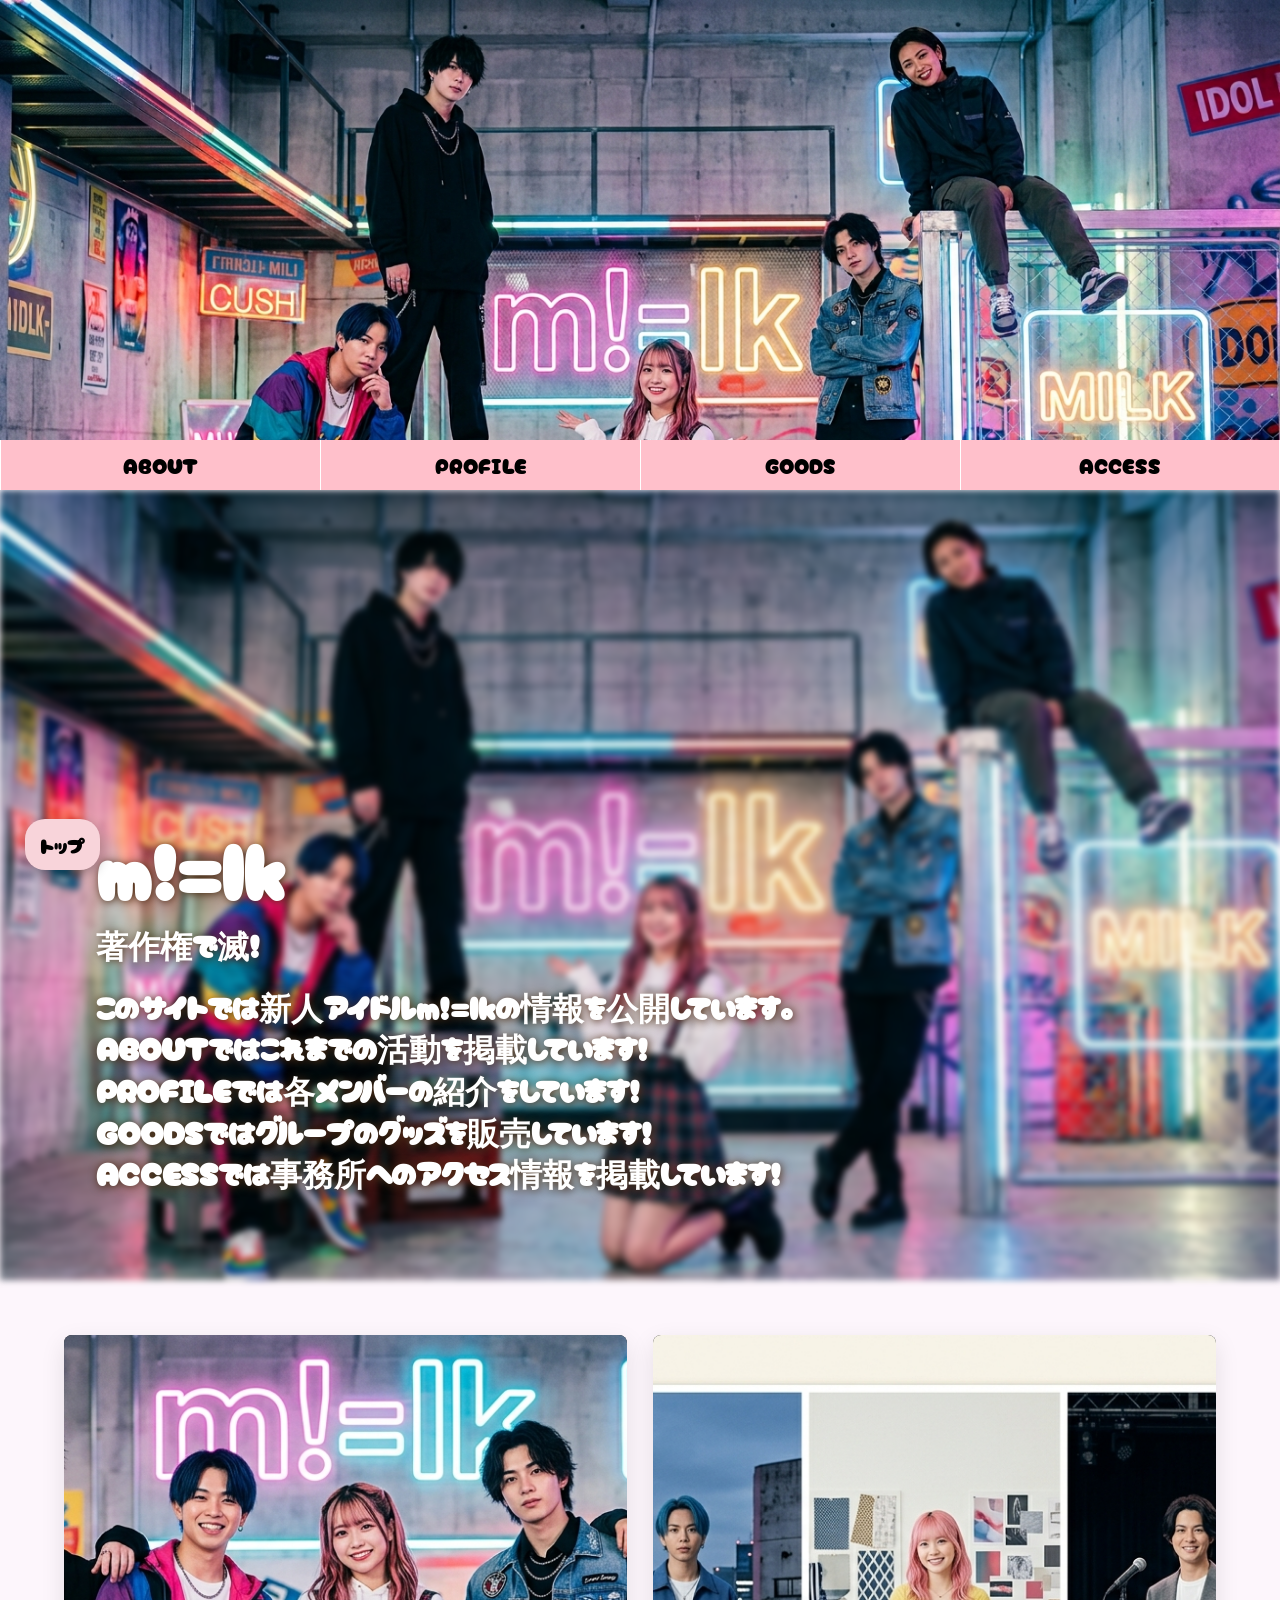
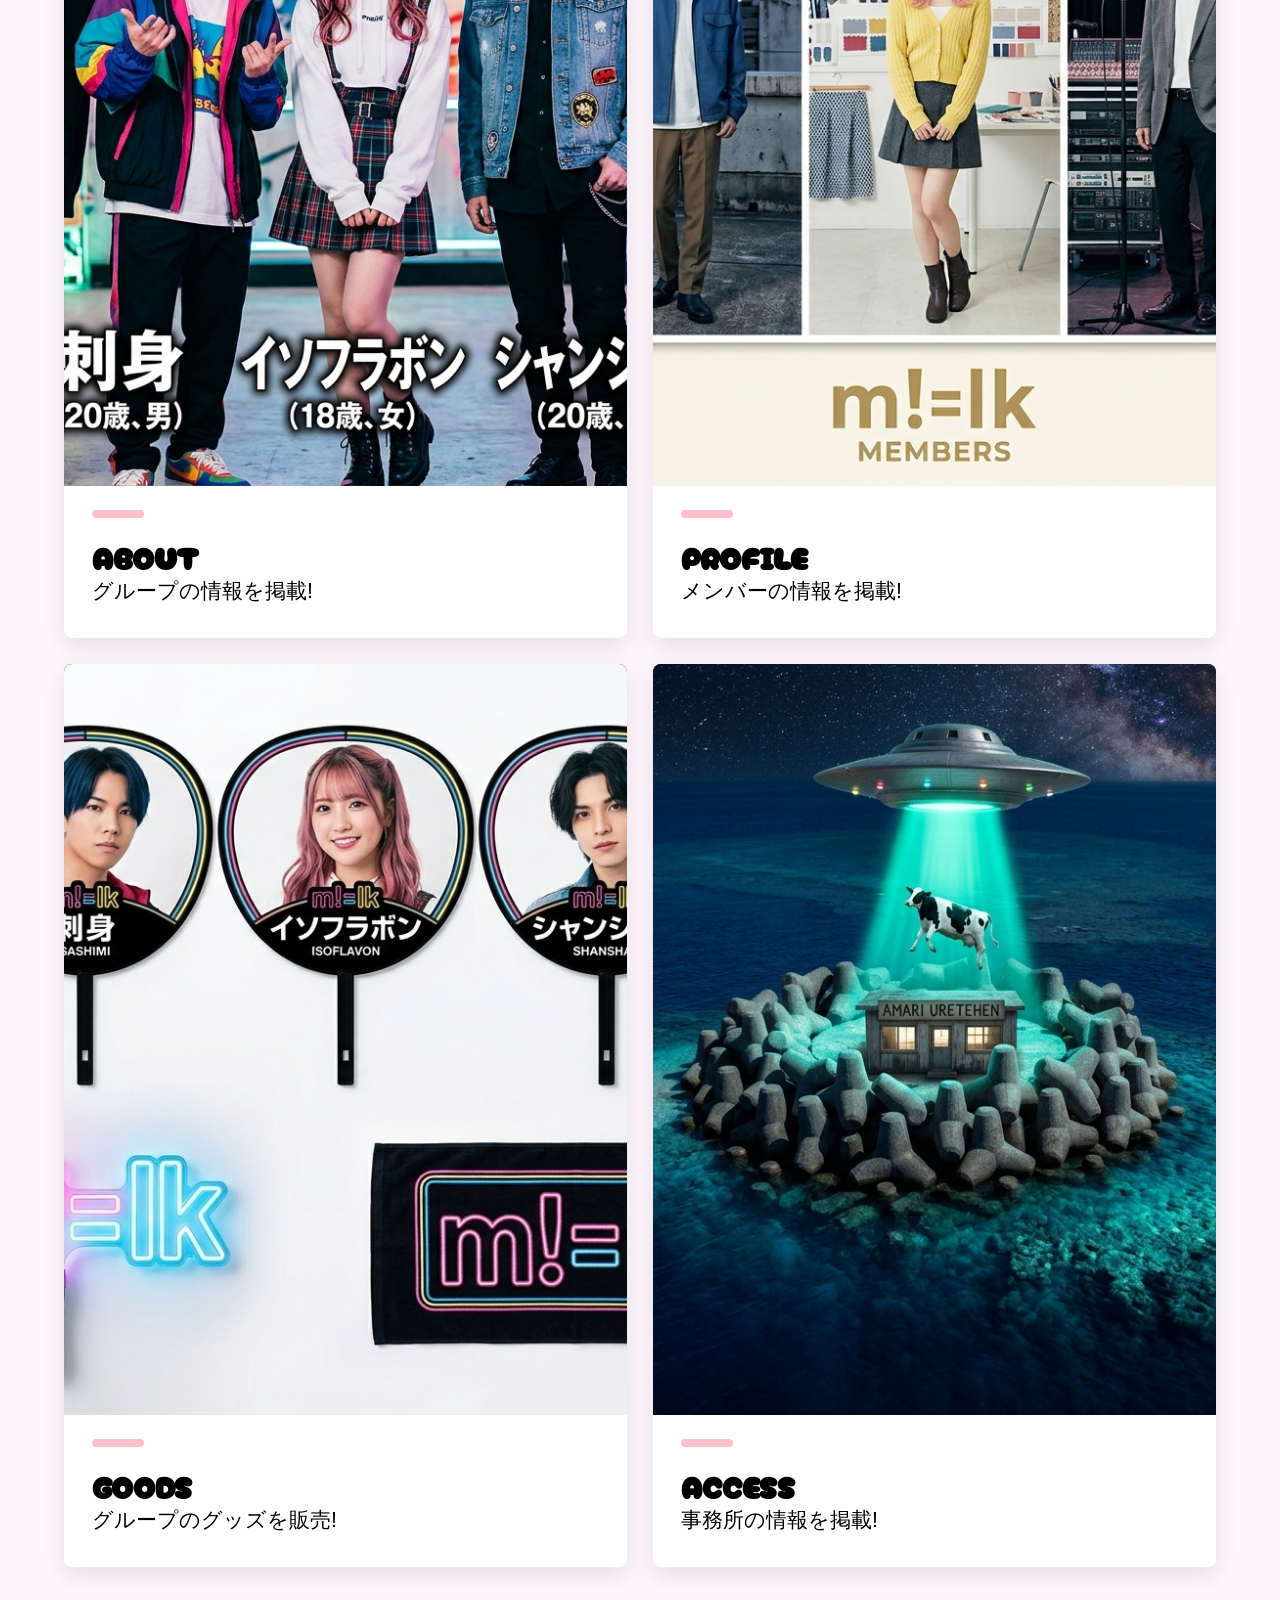
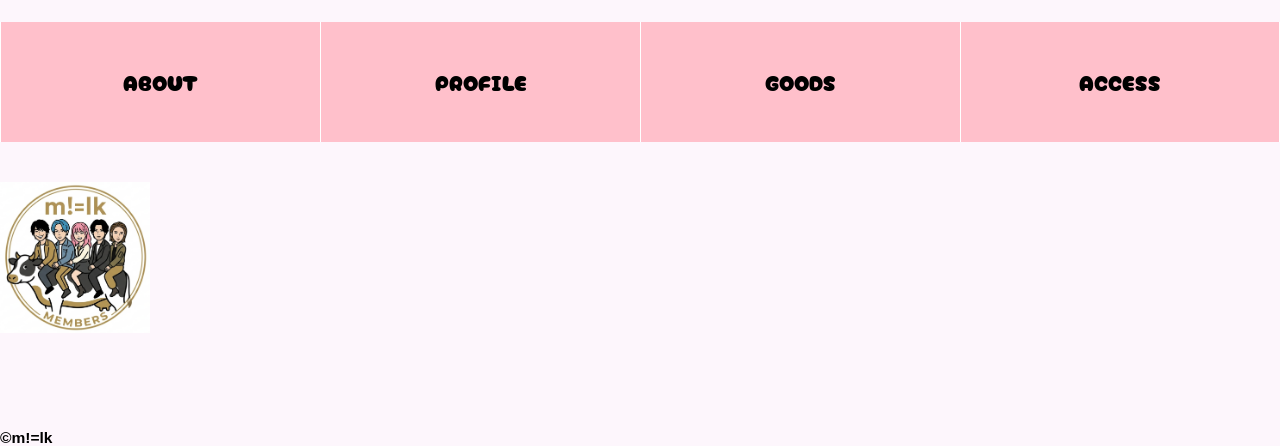
<file: index.html>
<!DOCTYPE html>
<html>
    <head>
        <meta charset="UTF-8">
        <title>m!=lk非公式HP</title>
        <meta name="description" content="m!=lk非公式HP">
        <meta name="viewport" content="width=device-width">
        <script src="https://ajax.googleapis.com/ajax/libs/jquery/1.11.0/jquery.min.js"></script>
        <script src="js/index.js"></script>
        <link href="css/index.css" rel="stylesheet">
        <link rel="preconnect" href="https://fonts.googleapis.com">
        <link rel="preconnect" href="https://fonts.gstatic.com" crossorigin>
        <link href="https://fonts.googleapis.com/css2?family=Cherry+Bomb+One&display=swap" rel="stylesheet">    
    </head>
    <body>
        <header class="header">
            <div class="header-inner">
                <div class="slide">
                    <ul>
                        <li>
                            <a class="header-logo" href="index.html">
                                <img src="images/for_index.png" alt="ロゴ">
                            </a>
                        </li>
                        <li>
                            <a class="header-logo" href="about.html">
                                <img src="images/for_about1.png" alt="ロゴ">
                            </a>
                        </li>
                        <li>
                            <a class="header-logo" href="profile.html">
                                <img src="images/profile_new.png" alt="ロゴ">
                            </a>
                        </li>
                        <li>
                            <a class="header-logo" href="goods.html">
                                <img src="images/for_goods1.png" alt="ロゴ">
                            </a>
                        </li>
                        <li>
                            <a class="header-logo" href="access.html">
                                <img src="images/事務所.png" alt="ロゴ">
                            </a>
                        </li>
                    </ul>
                </div>
                
                <nav class="site-menu">
                    <ul>
                        <li><a href="about.html">ABOUT</a></li>
                        <li><a href="profile.html">PROFILE</a></li>
                        <li><a href="goods.html">GOODS</a></li>
                        <li><a href="access.html">ACCESS</a></li>
                    </ul>
                </nav>
                <button class="toggle-menu-button"></button>
            </div>
        </header>
        <div class="cover"></div>
        <main class="main">
            <nav class="floating">
                <ul>
                    <li><a href="#">トップ</a></li>
                </ul>
            </nav>
            <div class="first-view">
                <div class="first-view-text">
                    <h1>m!=lk</h1>
                    <p>著作権で滅!</p>
                    <p>このサイトでは新人アイドルm!=lkの情報を公開しています。<br>
                        ABOUTではこれまでの活動を掲載しています!<br>
                        PROFILEでは各メンバーの紹介をしています!<br>
                        GOODSではグループのグッズを販売しています!<br>
                        ACCESSでは事務所へのアクセス情報を掲載しています!
                    </p>
                </div>
            </div>
            <section class="page-list">
                <article class="page-card">
                    <a href="about.html">
                        <div class="page-photo">
                            <img src="images/for_about1.png" alt="about">
                        </div>
                        <div class="page-color"></div>
                        <h2>ABOUT</h2>
                        <p>
                            グループの情報を掲載!
                        </p>
                    </a>
                </article>

                <article class="page-card">
                    <a href="profile.html">
                        <div class="page-photo">
                            <img src="images/profile_new.png" alt="profile">
                        </div>
                        <div class="page-color"></div>
                        <h2>PROFILE</h2>
                        <p>
                            メンバーの情報を掲載!
                        </p>
                    </a>
                </article>

                <article class="page-card">
                    <a href="goods.html">
                        <div class="page-photo">
                            <img src="images/for_goods1.png" alt="goods">
                        </div>
                        <div class="page-color"></div>
                        <h2>GOODS</h2>
                        <p>
                            グループのグッズを販売!
                        </p>
                    </a>
                </article>

                <article class="page-card">
                    <a href="access.html">
                        <div class="page-photo">
                            <img src="images/事務所.png" alt="事務所">
                        </div>
                        <div class="page-color"></div>
                        <h2>ACCESS</h2>
                        <p>
                            事務所の情報を掲載!
                        </p>
                    </a>
                </article>
            </section>
        </main>
        <footer class="footer">
            <nav class="site-menu">
                <ul>
                    <li><a href="about.html">ABOUT</a></li>
                    <li><a href="profile.html">PROFILE</a></li>
                    <li><a href="goods.html">GOODS</a></li>
                    <li><a href="access.html">ACCESS</a></li>
                </ul>
            </nav>
            <a class="footer-logo" href="index.html">
                <img src="images/logo.png" alt="ロゴ">
            </a>
            <p class="copyright"><small>&copy;m!=lk</small></p>
        </footer>
    </body>
</html>
</file>
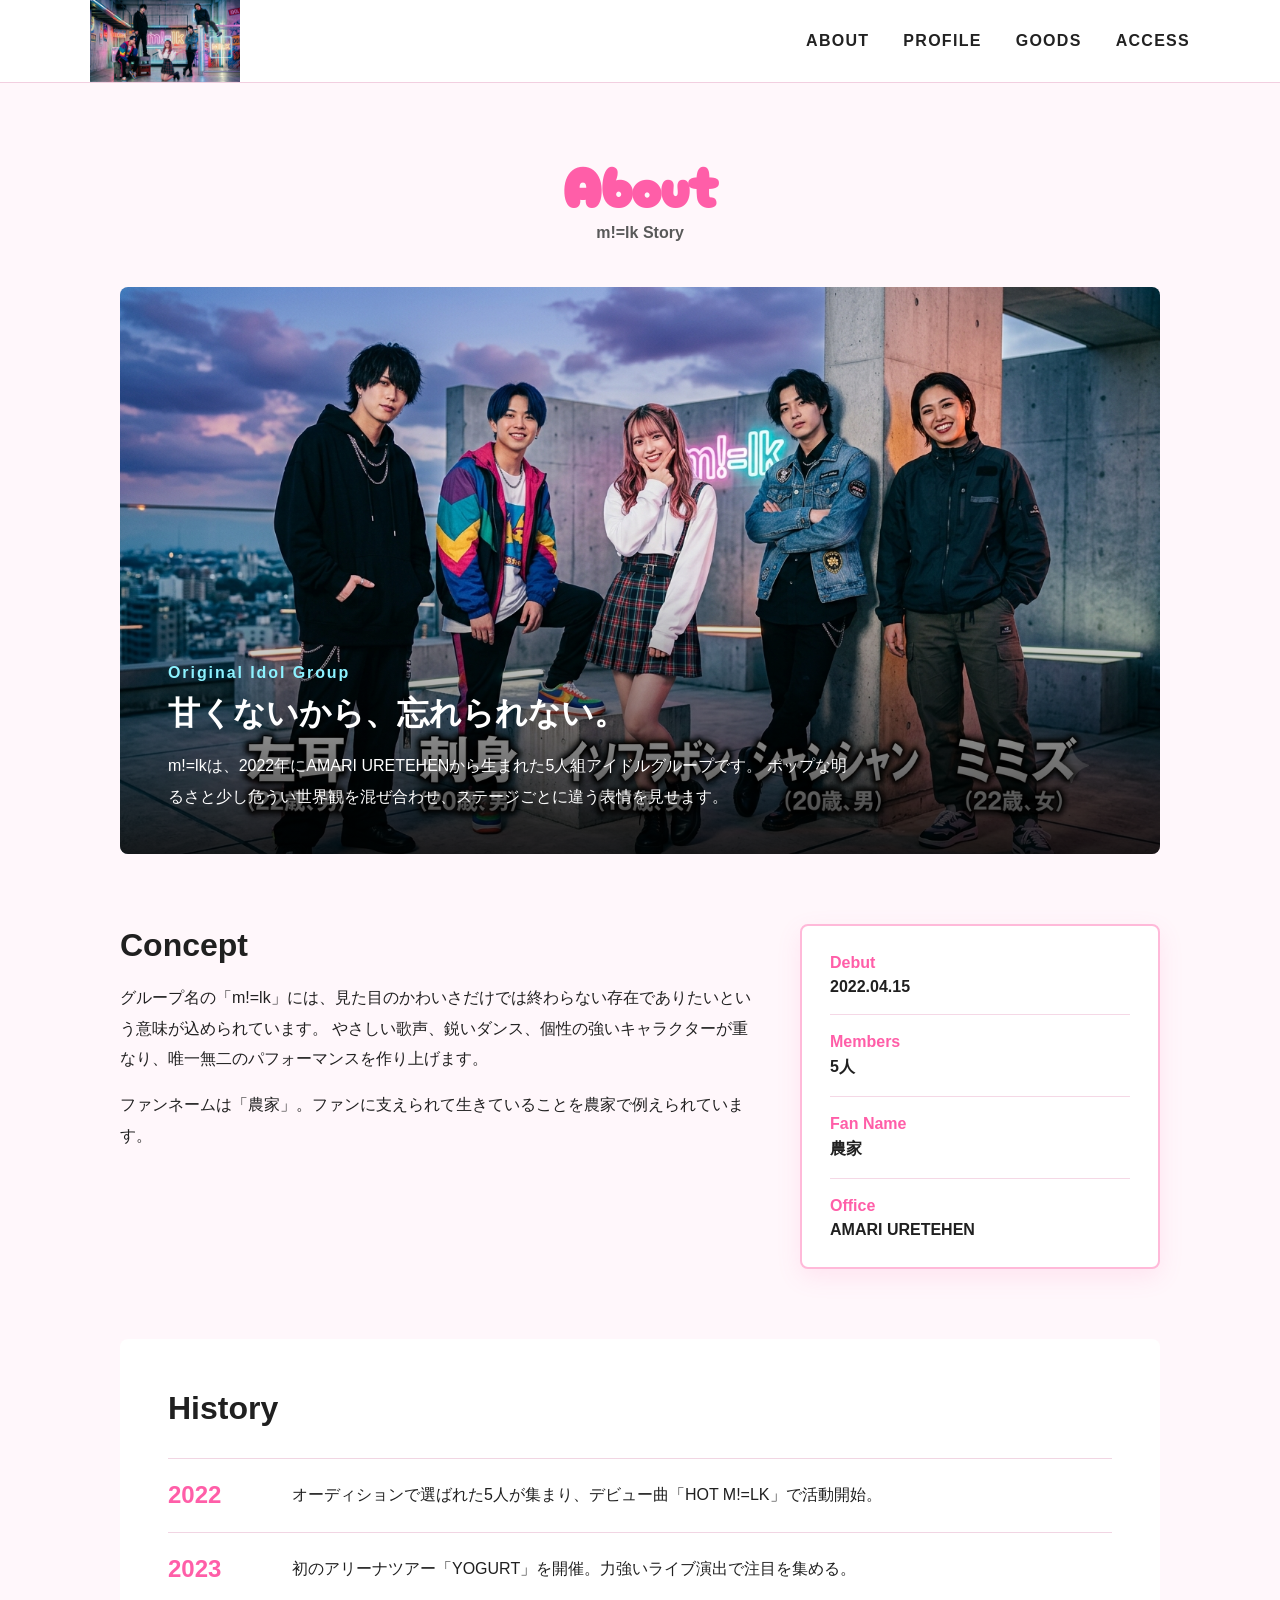
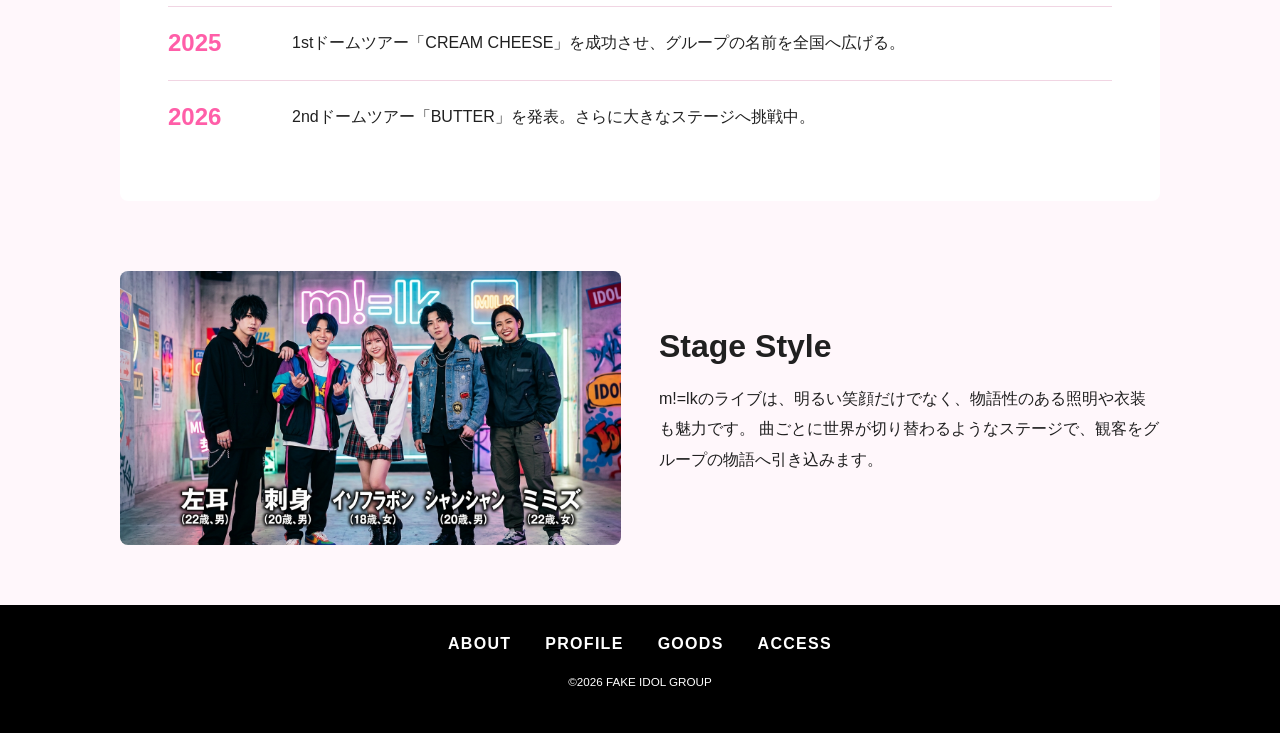
<file: about.html>
<!DOCTYPE html>
<html lang="ja">
<head>
    <meta charset="UTF-8">
    <title>ABOUT | m!=lk</title>
    <meta name="description" content="オリジナルアイドルグループ m!=lk の成り立ちと活動コンセプトを紹介します。">
    <meta name="viewport" content="width=device-width">

    <script src="https://ajax.googleapis.com/ajax/libs/jquery/1.11.0/jquery.min.js"></script>
    <script src="js/script.js"></script>

    <link href="css/common.css" rel="stylesheet">
    <link href="css/about.css" rel="stylesheet">

    <link rel="preconnect" href="https://fonts.googleapis.com">
    <link rel="preconnect" href="https://fonts.gstatic.com" crossorigin>
    <link href="https://fonts.googleapis.com/css2?family=Cherry+Bomb+One&display=swap" rel="stylesheet">
</head>

<body>

<header class="header">
    <div class="header-inner">
        <a class="header-logo" href="index.html">
            <img src="images/for_index.png" alt="m!=lk ロゴ">
        </a>

        <button class="toggle-menu-button" aria-label="メニュー"></button>

        <div class="header-site-menu">
            <nav class="site-menu">
                <ul>
                    <li><a href="about.html">ABOUT</a></li>
                    <li><a href="profile.html">PROFILE</a></li>
                    <li><a href="goods.html">GOODS</a></li>
                    <li><a href="access.html">ACCESS</a></li>
                </ul>
            </nav>
        </div>
    </div>
</header>

<main class="main">
    <div class="title">
        <h1>About</h1>
        <p>m!=lk Story</p>
    </div>

    <section class="about-hero">
        <img src="images/for_about2.png" alt="屋上に立つm!=lkのメンバー">
        <div class="about-hero-text">
            <p class="label">Original Idol Group</p>
            <h2>甘くないから、忘れられない。</h2>
            <p>
                m!=lkは、2022年にAMARI URETEHENから生まれた5人組アイドルグループです。
                ポップな明るさと少し危うい世界観を混ぜ合わせ、ステージごとに違う表情を見せます。
            </p>
        </div>
    </section>

    <section class="concept">
        <div class="concept-text">
            <h2>Concept</h2>
            <p>
                グループ名の「m!=lk」には、見た目のかわいさだけでは終わらない存在でありたいという意味が込められています。
                やさしい歌声、鋭いダンス、個性の強いキャラクターが重なり、唯一無二のパフォーマンスを作り上げます。
            </p>
            <p>
                ファンネームは「農家」。ファンに支えられて生きていることを農家で例えられています。
            </p>
        </div>

        <div class="concept-card">
            <dl>
                <div>
                    <dt>Debut</dt>
                    <dd>2022.04.15</dd>
                </div>
                <div>
                    <dt>Members</dt>
                    <dd>5人</dd>
                </div>
                <div>
                    <dt>Fan Name</dt>
                    <dd>農家</dd>
                </div>
                <div>
                    <dt>Office</dt>
                    <dd>AMARI URETEHEN</dd>
                </div>
            </dl>
        </div>
    </section>

    <section class="history">
        <h2>History</h2>

        <ol>
            <li>
                <span>2022</span>
                <p>オーディションで選ばれた5人が集まり、デビュー曲「HOT M!=LK」で活動開始。</p>
            </li>
            <li>
                <span>2023</span>
                <p>初のアリーナツアー「YOGURT」を開催。力強いライブ演出で注目を集める。</p>
            </li>
            <li>
                <span>2025</span>
                <p>1stドームツアー「CREAM CHEESE」を成功させ、グループの名前を全国へ広げる。</p>
            </li>
            <li>
                <span>2026</span>
                <p>2ndドームツアー「BUTTER」を発表。さらに大きなステージへ挑戦中。</p>
            </li>
        </ol>
    </section>

    <section class="message">
        <img src="images/for_about1.png" alt="ネオンの前に並ぶm!=lkのメンバー">
        <div>
            <h2>Stage Style</h2>
            <p>
                m!=lkのライブは、明るい笑顔だけでなく、物語性のある照明や衣装も魅力です。
                曲ごとに世界が切り替わるようなステージで、観客をグループの物語へ引き込みます。
            </p>
        </div>
    </section>
</main>

<footer class="footer">
    <nav class="site-menu">
        <ul>
            <li><a href="about.html">ABOUT</a></li>
            <li><a href="profile.html">PROFILE</a></li>
            <li><a href="goods.html">GOODS</a></li>
            <li><a href="access.html">ACCESS</a></li>
        </ul>
    </nav>

    <p class="copyright">
        <small><a href="fiction.html">&copy;2026 FAKE IDOL GROUP</a></small>
    </p>
</footer>

</body>
</html>
</file>
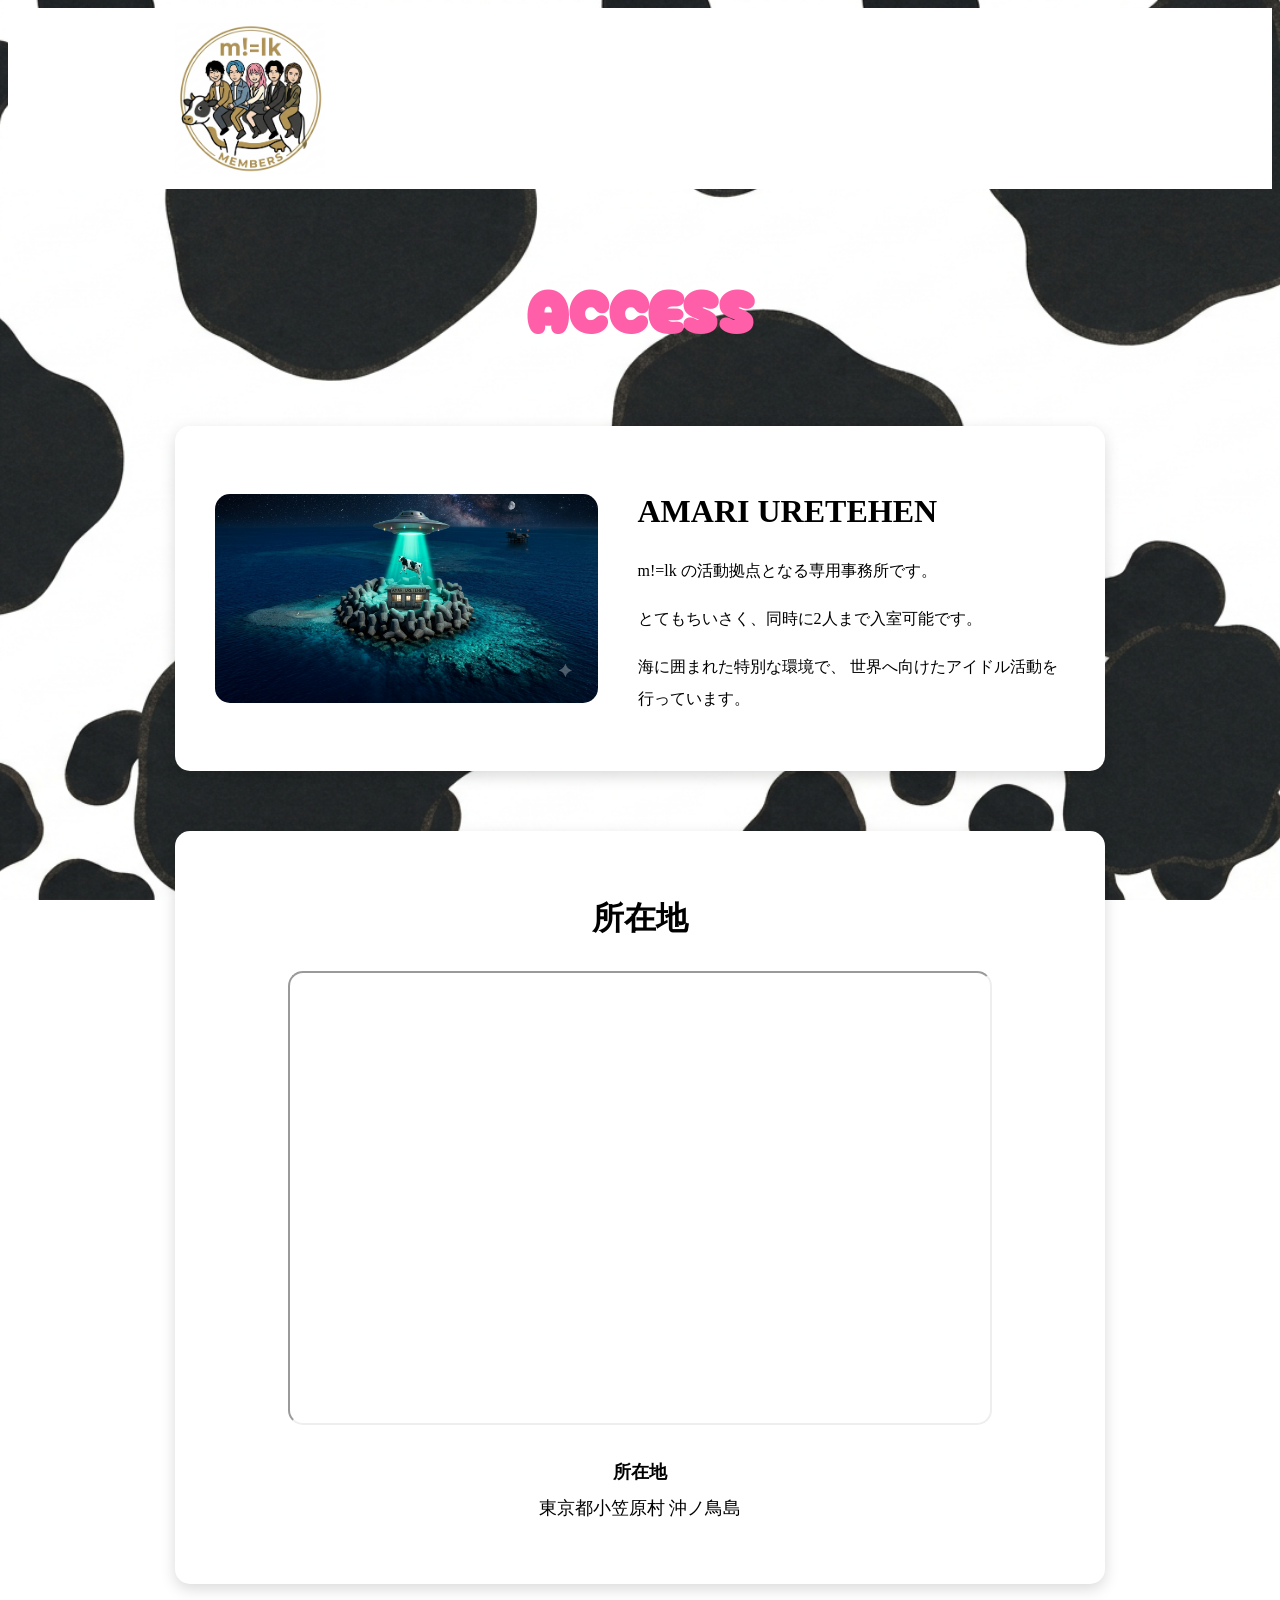
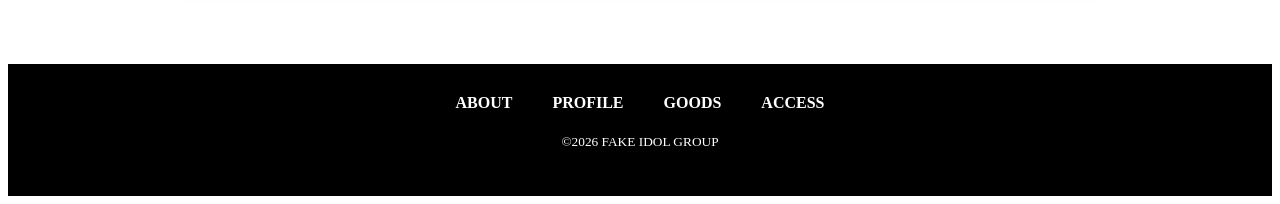
<file: access.html>
<!DOCTYPE html>
<html lang="ja">

<head>
    <meta charset="UTF-8">
    <title>ACCESS | AMARI URETEHEN</title>
    <meta name="description" content="Star Shine Entertainmentへのアクセス">
    <meta name="viewport" content="width=device-width">

    <script src="https://ajax.googleapis.com/ajax/libs/jquery/1.11.0/jquery.min.js"></script>
    <script src="js/script.js"></script>

    <link href="css/access.css" rel="stylesheet">

    <link rel="preconnect" href="https://fonts.googleapis.com">
    <link rel="preconnect" href="https://fonts.gstatic.com" crossorigin>
    <link href="https://fonts.googleapis.com/css2?family=Cherry+Bomb+One&display=swap" rel="stylesheet">

</head>


<body>


<header class="header">

    <div class="header-inner">

        <a class="header-logo" href="cow.html">
            <img src="images/logo.png" alt="m!=lk ロゴ">
        </a>

    </div>

</header>



<main>


<section class="title">
    <h1>ACCESS</h1>
</section>



<section class="access">


<div class="office">


    <img src="images/office.png" alt="AMARI URETEHEN">


    <div class="office-text">

        <h2>AMARI URETEHEN</h2>

        <p>
            m!=lk の活動拠点となる専用事務所です。
        </p>

        <p>
            とてもちいさく、同時に2人まで入室可能です。
        </p>

        <p>
            海に囲まれた特別な環境で、
            世界へ向けたアイドル活動を行っています。
        </p>

    </div>


</div>





<div class="map">


<h2>所在地</h2>


<iframe 
src="https://www.google.com/maps/embed?pb=!1m18!1m12!1m3!1d467.3698756912917!2d136.08082574055783!3d20.42576813296455!2m3!1f0!2f0!3f0!3m2!1i1024!2i768!4f13.1!3m3!1m2!1s0x60a151007319d96f%3A0xf17b1a5d6bbc4b94!2z5p2x5bCP5bO2!5e0!3m2!1sja!2sjp!4v1783916128969!5m2!1sja!2sjp"
width="600"
height="450"
allowfullscreen=""
loading="lazy"
referrerpolicy="strict-origin-when-cross-origin">
</iframe>


<p>
<strong>所在地</strong><br>
東京都小笠原村 沖ノ鳥島
</p>


</div>



</section>


</main>



<footer class="footer">


<nav class="site-menu">

<ul>
<li><a href="about.html">ABOUT</a></li>
<li><a href="profile.html">PROFILE</a></li>
<li><a href="goods.html">GOODS</a></li>
<li><a href="access.html">ACCESS</a></li>
</ul>

</nav>


<p class="copyright">

<small>
<a href="fiction.html">
&copy;2026 FAKE IDOL GROUP
</a>
</small>

</p>


</footer>


</body>
</html>
</file>
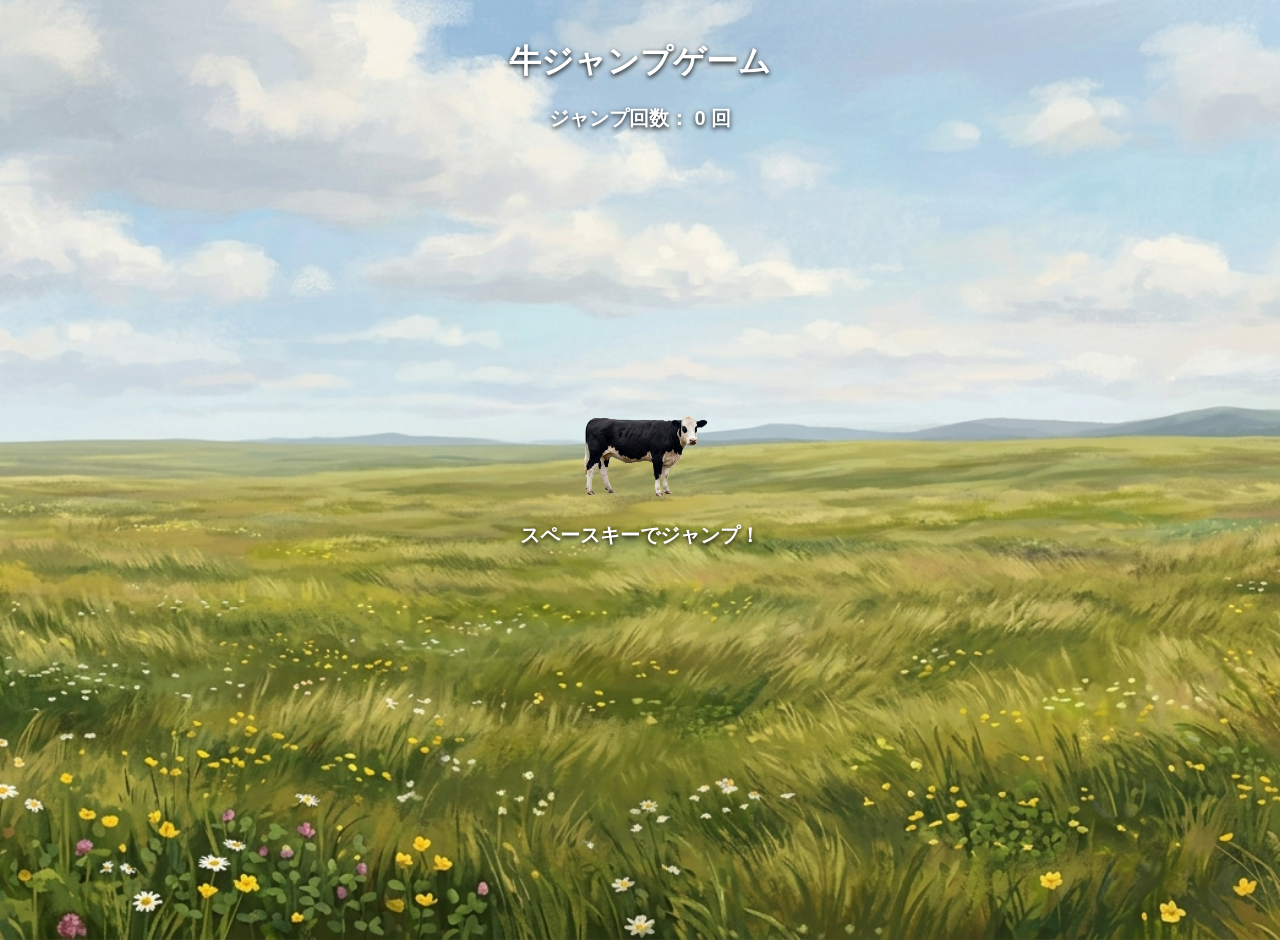
<file: cow.html>
<!DOCTYPE html>
<html lang="ja">

<head>

<meta charset="UTF-8">

<title>GAME | AMARI URETEEHEN</title>

<meta name="viewport" content="width=device-width">

<link href="css/cow.css" rel="stylesheet">


<link rel="preconnect" href="https://fonts.googleapis.com">

<link rel="preconnect" href="https://fonts.gstatic.com" crossorigin>

<link href="https://fonts.googleapis.com/css2?family=Cherry+Bomb+One&display=swap" rel="stylesheet">


</head>


<body>


<h1>牛ジャンプゲーム</h1>


<p>
ジャンプ回数：
<span id="count">0</span> 回
</p>



<div class="game">

    <img id="cow" src="images/cow.png" alt="牛">

</div>



<p>
スペースキーでジャンプ！
</p>




<script>


let count = 0;


const cow = document.getElementById("cow");

const counter = document.getElementById("count");



document.addEventListener("keydown", function(event){



    if(event.code === "Space"){



        event.preventDefault();



        count++;

        counter.textContent = count;

        cow.classList.remove("jump");

        void cow.offsetWidth;

        cow.classList.add("jump");


        if(count % 10 === 0){


            const mo = document.createElement("div");


            mo.textContent = "モーーーーーーーーー";


            mo.className = "mo-text";



            // 高さランダム

            mo.style.top = Math.random() * 70 + 10 + "%";



            document.body.appendChild(mo);



            setTimeout(function(){

                mo.remove();

            },5000);



        }


    }


});



</script>



</body>

</html>
</file>
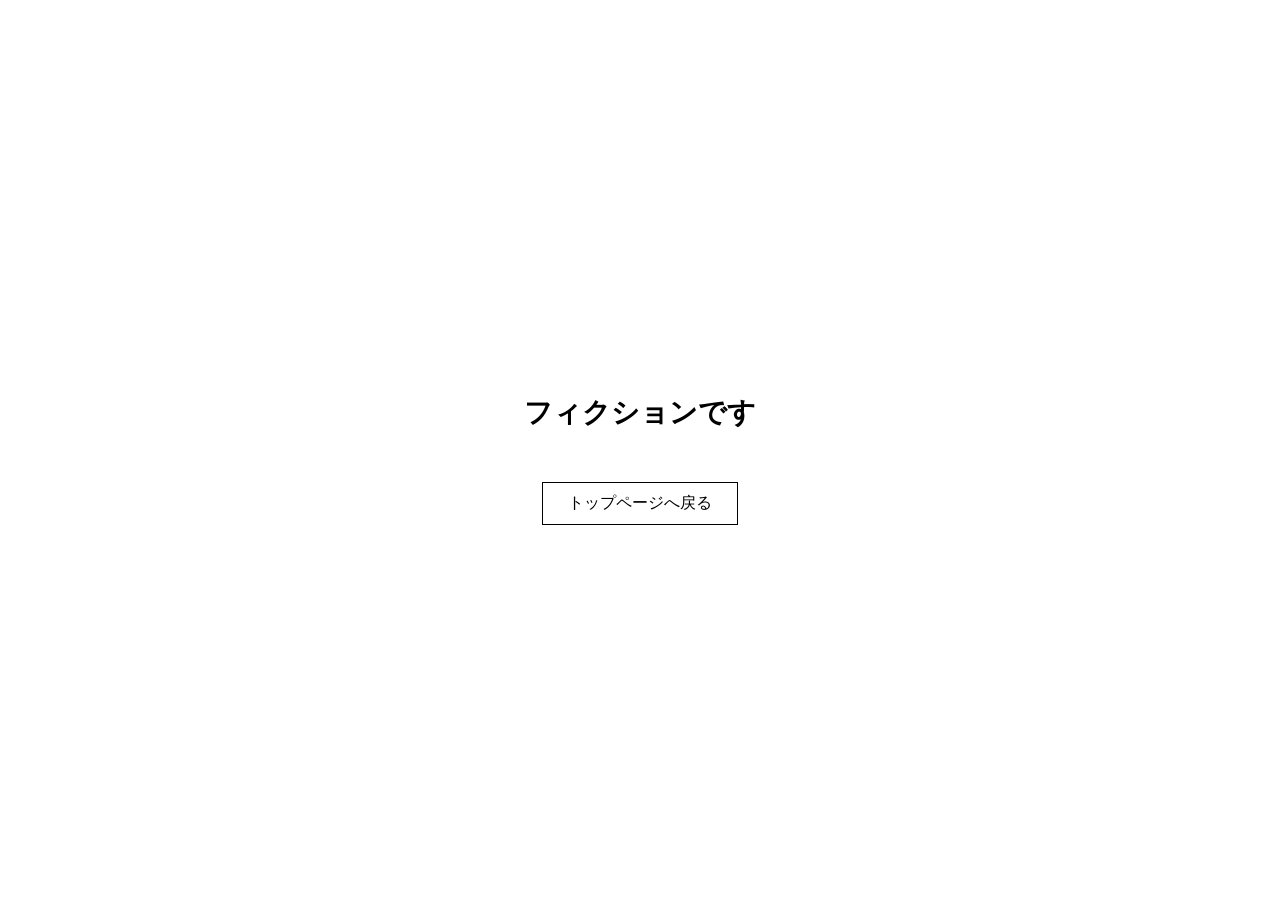
<file: fiction.html>
<!DOCTYPE html>
<html lang="ja">
<head>
    <meta charset="UTF-8">
    <title>Notice</title>
    <meta name="viewport" content="width=device-width">

    <style>
        body{
            margin:0;
            display:flex;
            justify-content:center;
            align-items:center;
            height:100vh;
            background:#ffffff;
            font-family:sans-serif;
        }

        .box{
            text-align:center;
        }

        h1{
            font-size:28px;
            margin-bottom:20px;
        }

        p{
            font-size:18px;
            line-height:1.8;
        }

        a{
            display:inline-block;
            margin-top:30px;
            color:#000;
            text-decoration:none;
            border:1px solid #000;
            padding:10px 25px;
        }

        a:hover{
            background:#000;
            color:#fff;
        }
    </style>
</head>

<body>

<div class="box">

    <h1>フィクションです</h1>

    <a href="index.html">トップページへ戻る</a>

</div>

</body>
</html>
</file>
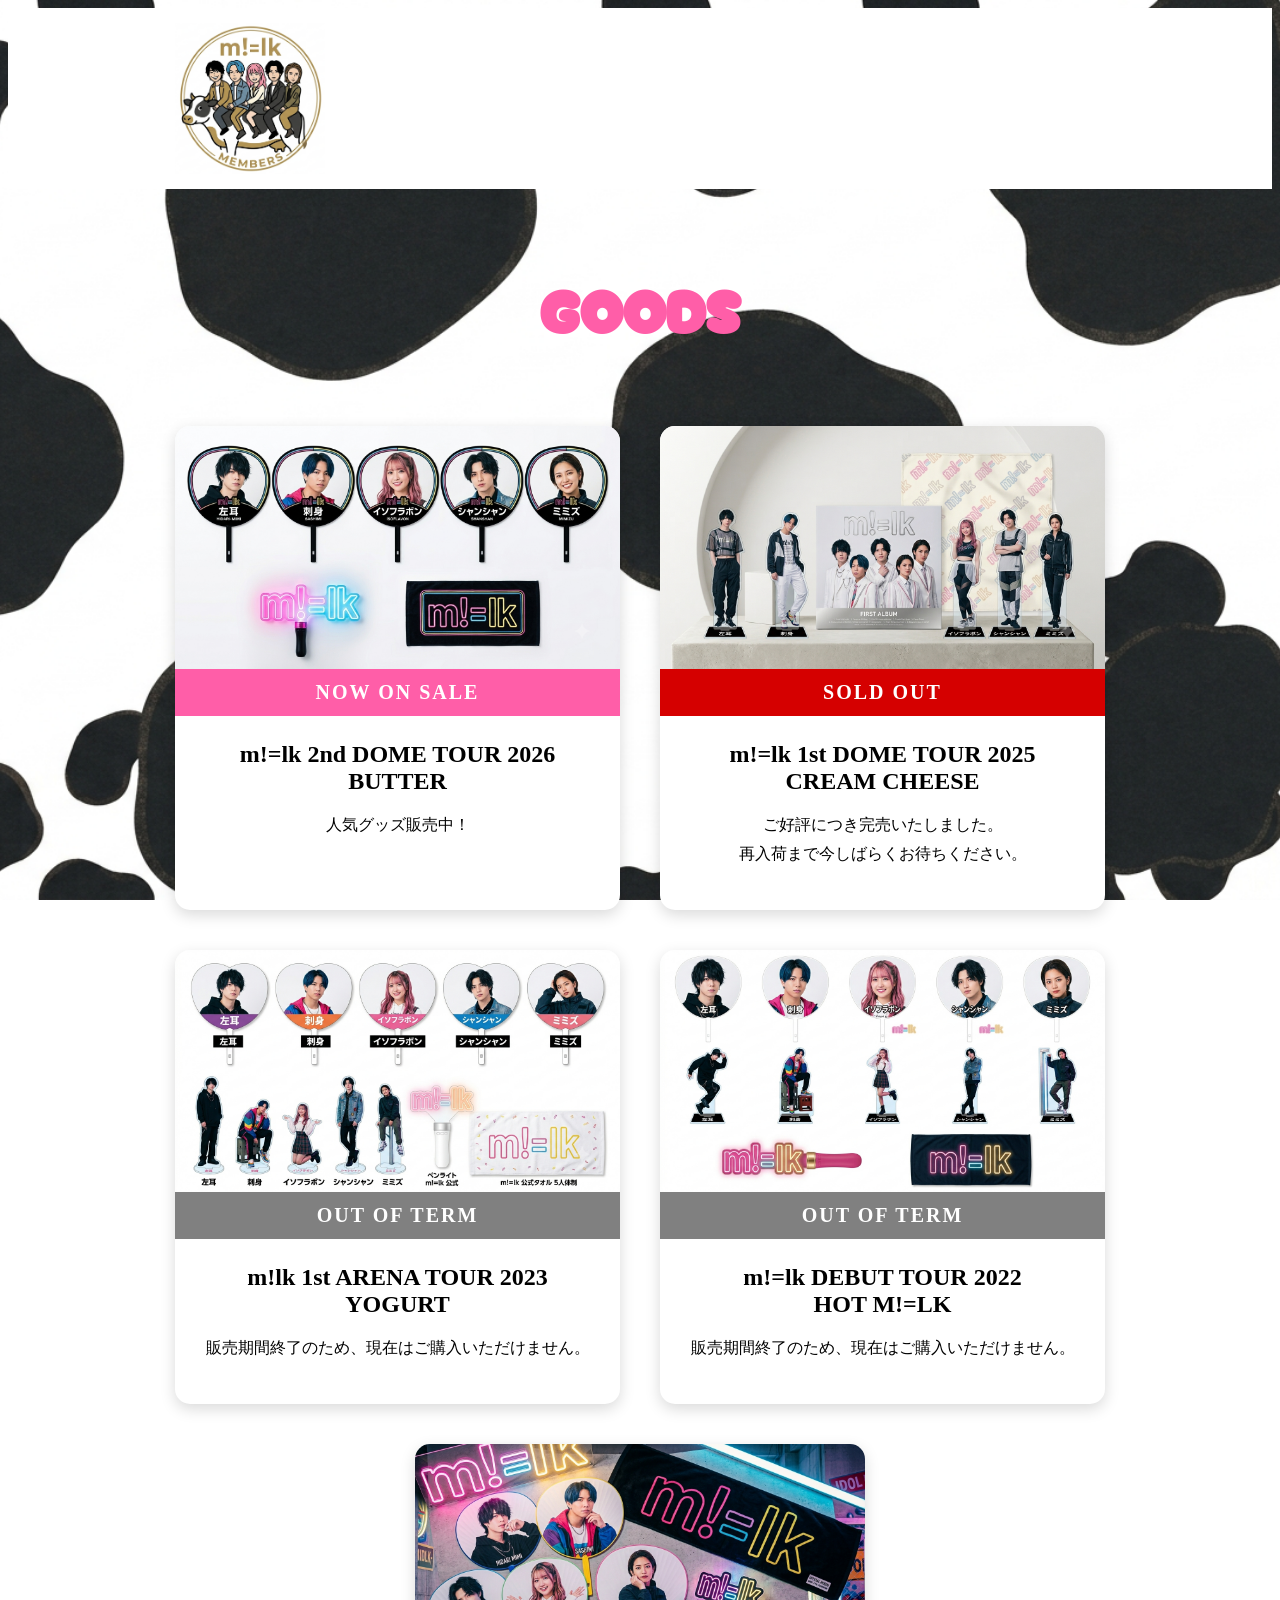
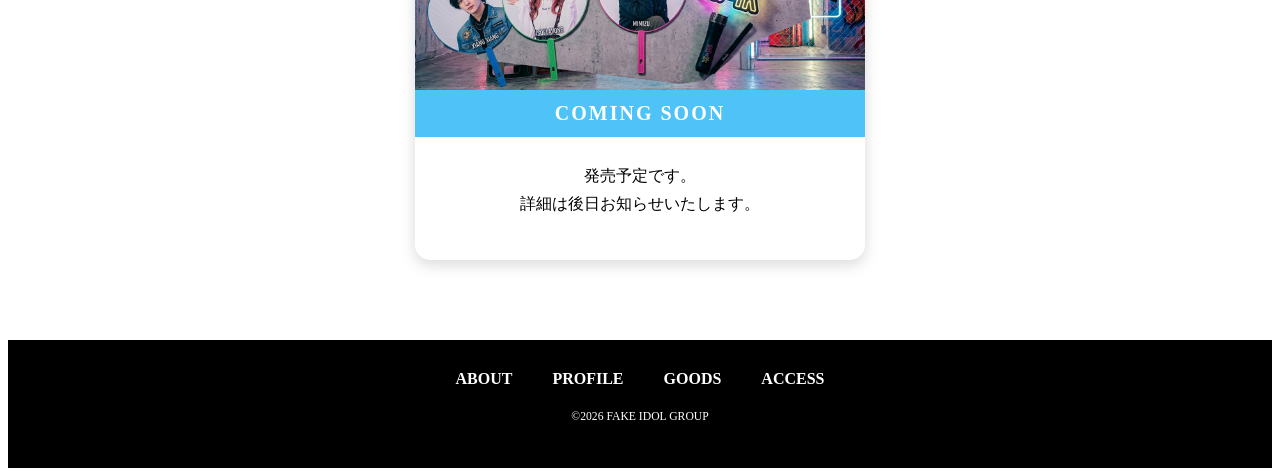
<file: goods.html>
<!DOCTYPE html>
<html lang="ja">
<head>
    <meta charset="UTF-8">
    <title>GOODS | AMARI URETEHEN</title>
    <meta name="description" content="AMARI URETEHEN公式グッズ">
    <meta name="viewport" content="width=device-width">

    <script src="https://ajax.googleapis.com/ajax/libs/jquery/1.11.0/jquery.min.js"></script>
    <script src="js/script.js"></script>

    <link href="css/goods.css" rel="stylesheet">

    <link rel="preconnect" href="https://fonts.googleapis.com">
    <link rel="preconnect" href="https://fonts.gstatic.com" crossorigin>
    <link href="https://fonts.googleapis.com/css2?family=Cherry+Bomb+One&display=swap" rel="stylesheet">
</head>

<body>

<header class="header">

    <div class="header-inner">

        <a class="header-logo" href="cow.html">
            <img src="images/logo.png" alt="m!=lk ロゴ">
        </a>

    </div>

</header>

<main class="main">

<div class="title">
    <h1>GOODS</h1>
</div>

<div class="goods-list">

    <div class="goods-item">
        <img src="images/for_goods1.png" alt="グッズ1">

        <div class="status sale">
            NOW ON SALE
        </div>

        <h2>m!=lk 2nd DOME TOUR 2026<br>
            BUTTER</h2>

        <p>
            人気グッズ販売中！
        </p>
    </div>

    <div class="goods-item">
        <img src="images/for_goods5.png" alt="グッズ2">

        <div class="status sold">
            SOLD OUT
        </div>

        <h2>m!=lk 1st DOME TOUR 2025<br>
            CREAM CHEESE</h2>

        <p>
            ご好評につき完売いたしました。<br>
            再入荷まで今しばらくお待ちください。
        </p>
    </div>

    <div class="goods-item">
        <img src="images/for_goods3.png" alt="グッズ3">

        <div class="status end">
            OUT OF TERM
        </div>

        <h2>m!lk 1st ARENA TOUR 2023<br>
            YOGURT</h2>

        <p>
            販売期間終了のため、現在はご購入いただけません。
        </p>
    </div>

    <div class="goods-item">
        <img src="images/for_goods4.png" alt="グッズ4">

        <div class="status end">
            OUT OF TERM
        </div>

        <h2>m!=lk DEBUT TOUR 2022<br>
            HOT M!=LK</h2>

        <p>
            販売期間終了のため、現在はご購入いただけません。
        </p>
    </div>

    <div class="goods-item upcoming">
    <img src="images/for_goods2.png" alt="グッズ5">

    <div class="status coming">
        COMING SOON
    </div>

    <h2></h2>

    <p>
        発売予定です。<br>
        詳細は後日お知らせいたします。
    </p>
</div>

</div>

</main>

<footer class="footer">


<nav class="site-menu">

<ul>
<li><a href="about.html">ABOUT</a></li>
<li><a href="profile.html">PROFILE</a></li>
<li><a href="goods.html">GOODS</a></li>
<li><a href="access.html">ACCESS</a></li>
</ul>

</nav>


<p class="copyright">

<small>
<a href="fiction.html">
&copy;2026 FAKE IDOL GROUP
</a>
</small>

</p>


</footer>

</body>
</html>
</file>
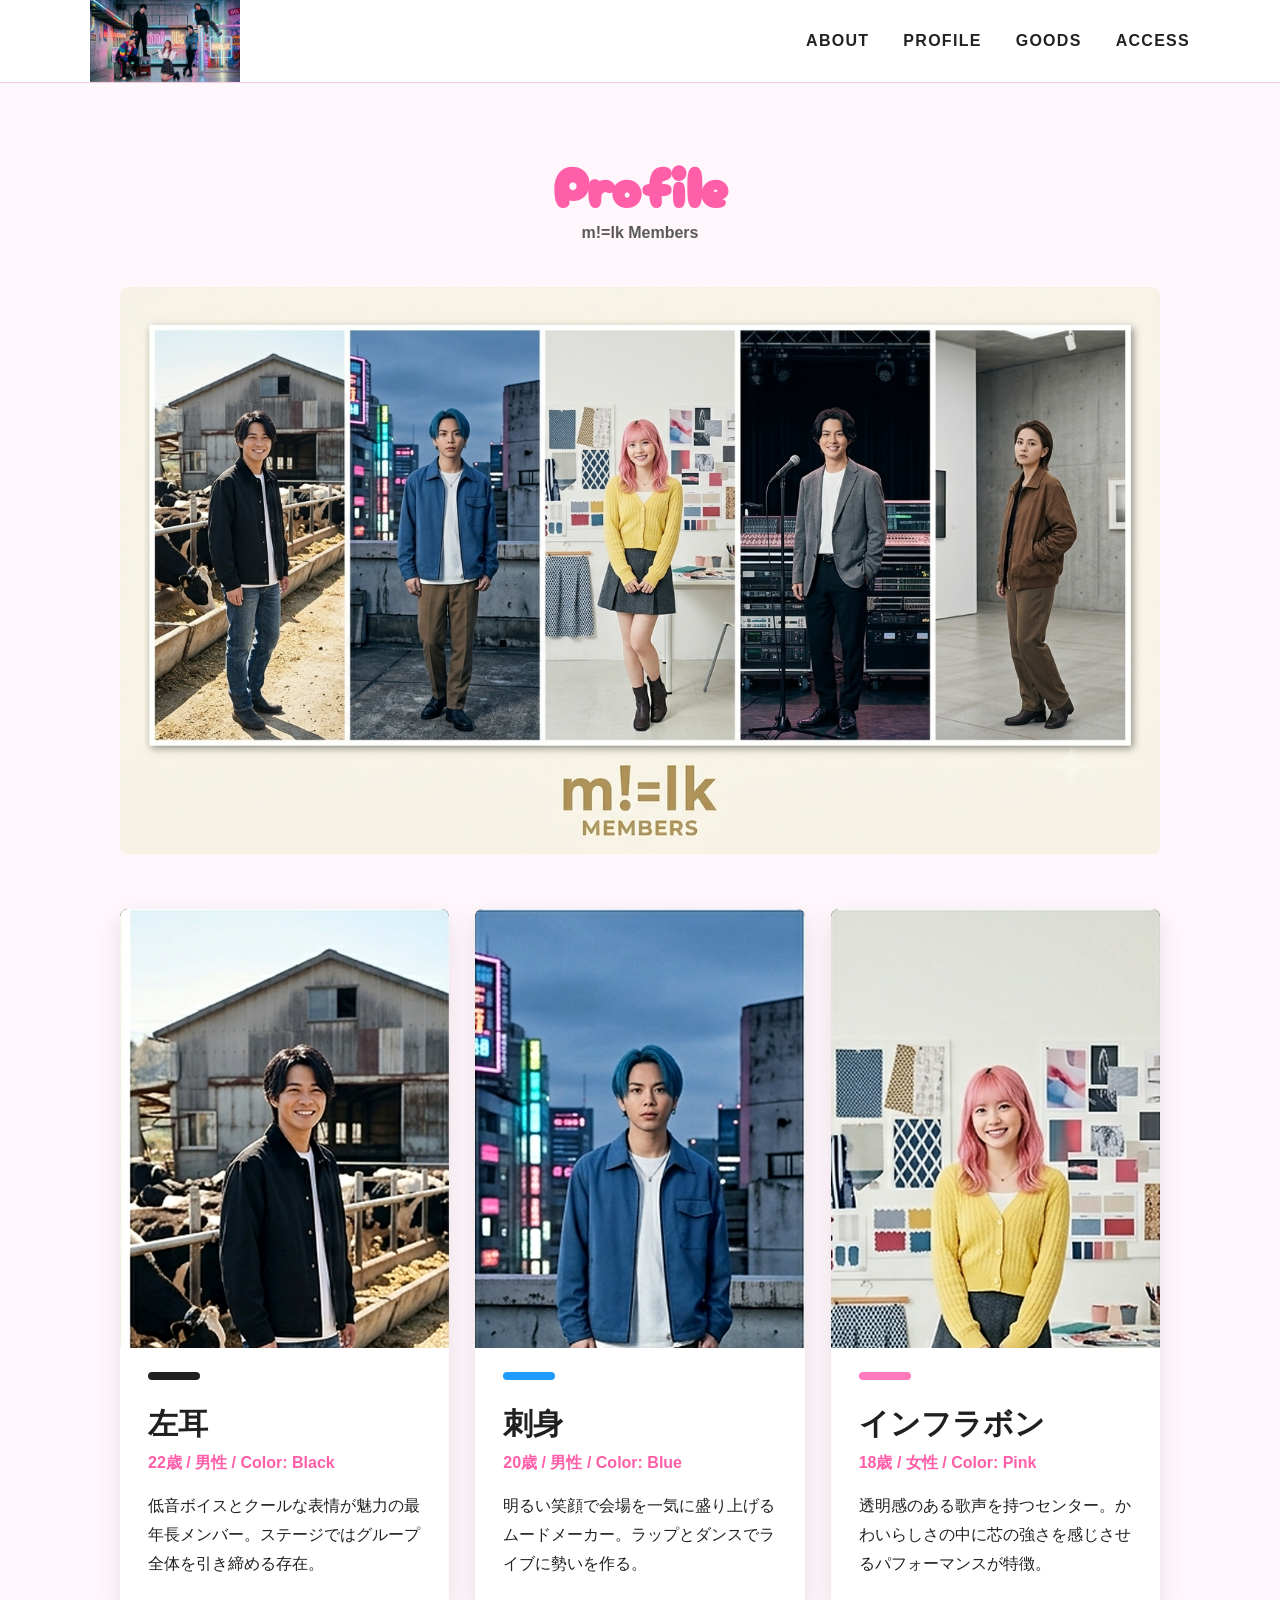
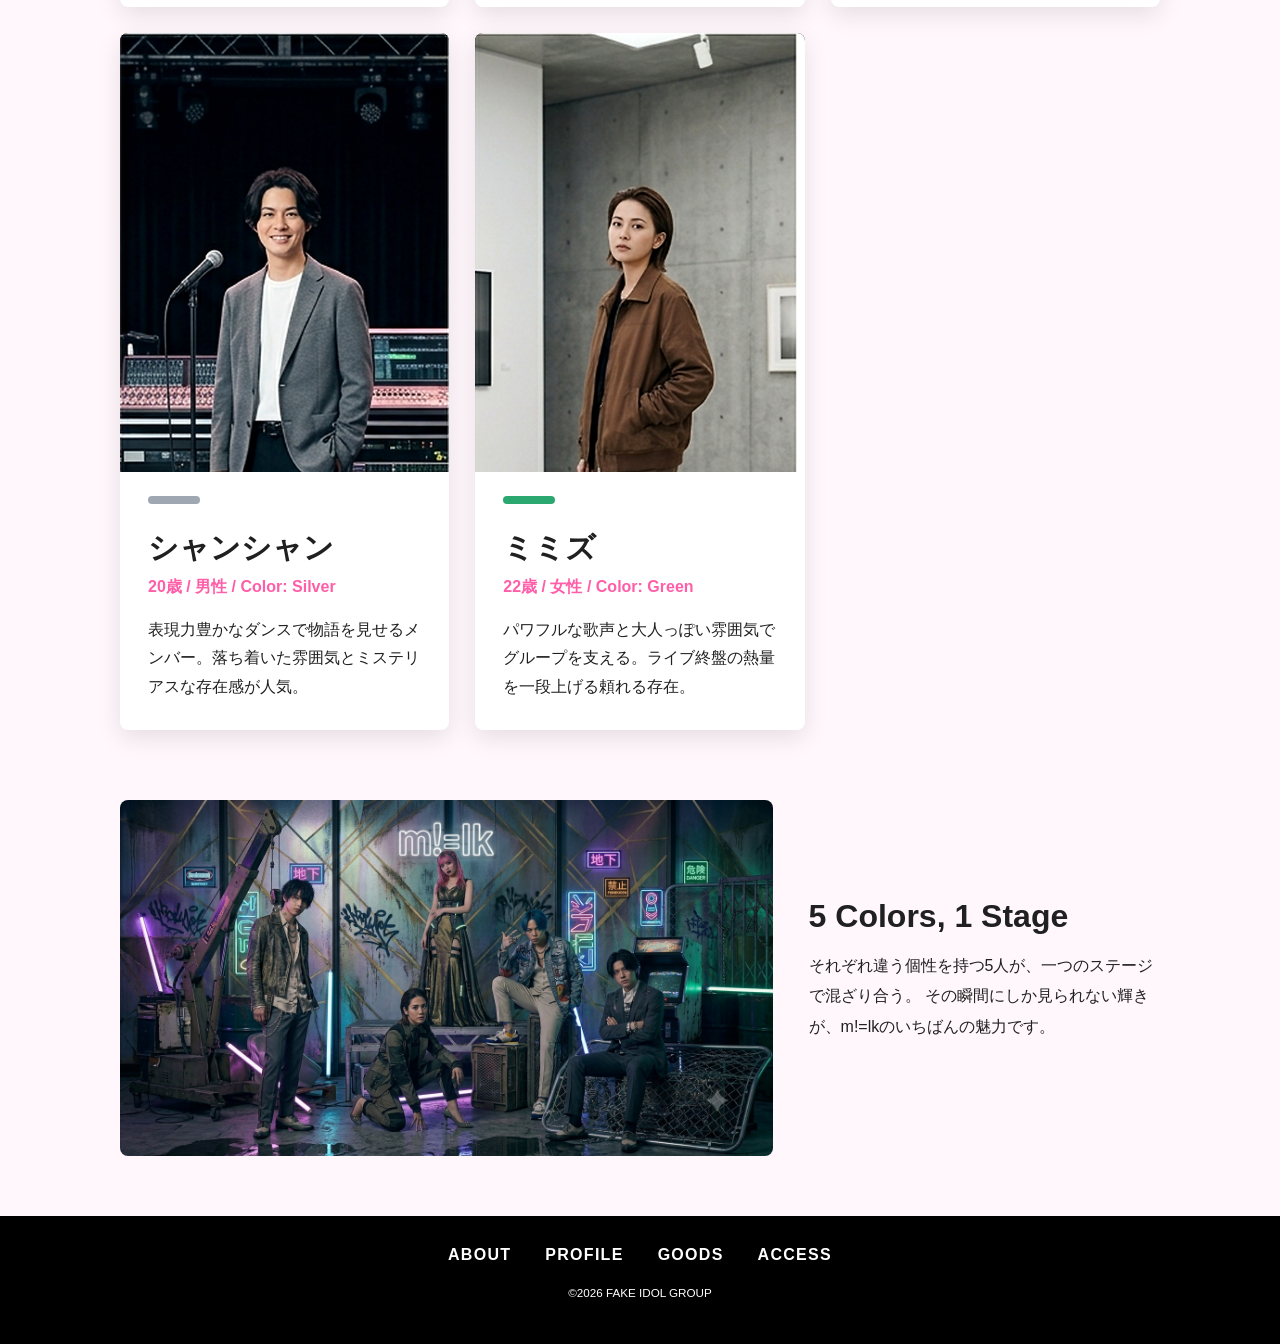
<file: profile.html>
<!DOCTYPE html>
<html lang="ja">
<head>
    <meta charset="UTF-8">
    <title>PROFILE | m!=lk</title>
    <meta name="description" content="オリジナルアイドルグループ m!=lk のメンバー紹介ページです。">
    <meta name="viewport" content="width=device-width">

    <script src="https://ajax.googleapis.com/ajax/libs/jquery/1.11.0/jquery.min.js"></script>
    <script src="js/script.js"></script>

    <link href="css/common.css" rel="stylesheet">
    <link href="css/profile.css" rel="stylesheet">

    <link rel="preconnect" href="https://fonts.googleapis.com">
    <link rel="preconnect" href="https://fonts.gstatic.com" crossorigin>
    <link href="https://fonts.googleapis.com/css2?family=Cherry+Bomb+One&display=swap" rel="stylesheet">
</head>

<body>

<header class="header">
    <div class="header-inner">
        <a class="header-logo" href="index.html">
            <img src="images/for_index.png" alt="m!=lk ロゴ">
        </a>

        <button class="toggle-menu-button" aria-label="メニュー"></button>

        <div class="header-site-menu">
            <nav class="site-menu">
                <ul>
                    <li><a href="about.html">ABOUT</a></li>
                    <li><a href="profile.html">PROFILE</a></li>
                    <li><a href="goods.html">GOODS</a></li>
                    <li><a href="access.html">ACCESS</a></li>
                </ul>
            </nav>
        </div>
    </div>
</header>

<main class="main">
    <div class="title">
        <h1>Profile</h1>
        <p>m!=lk Members</p>
    </div>

    <section class="profile-visual">
        <img src="images/profile_new.png" alt="m!=lk メンバー集合写真">
    </section>

    <section class="member-list">
        <article class="member-card left-ear">
            <div class="member-photo">
                <img src="images/member_left-ear.png" alt="左耳">
            </div>
            <div class="member-color"></div>
            <h2>左耳</h2>
            <p class="member-meta">22歳 / 男性 / Color: Black</p>
            <p>
                低音ボイスとクールな表情が魅力の最年長メンバー。ステージではグループ全体を引き締める存在。
            </p>
        </article>

        <article class="member-card sashimi">
            <div class="member-photo">
                <img src="images/member_sashimi.png" alt="刺身">
            </div>
            <div class="member-color"></div>
            <h2>刺身</h2>
            <p class="member-meta">20歳 / 男性 / Color: Blue</p>
            <p>
                明るい笑顔で会場を一気に盛り上げるムードメーカー。ラップとダンスでライブに勢いを作る。
            </p>
        </article>

        <article class="member-card invrafon">
            <div class="member-photo">
                <img src="images/member_invrafon.png" alt="インフラボン">
            </div>
            <div class="member-color"></div>
            <h2>インフラボン</h2>
            <p class="member-meta">18歳 / 女性 / Color: Pink</p>
            <p>
                透明感のある歌声を持つセンター。かわいらしさの中に芯の強さを感じさせるパフォーマンスが特徴。
            </p>
        </article>

        <article class="member-card shanshan">
            <div class="member-photo">
                <img src="images/member_shanshan.png" alt="シャンシャン">
            </div>
            <div class="member-color"></div>
            <h2>シャンシャン</h2>
            <p class="member-meta">20歳 / 男性 / Color: Silver</p>
            <p>
                表現力豊かなダンスで物語を見せるメンバー。落ち着いた雰囲気とミステリアスな存在感が人気。
            </p>
        </article>

        <article class="member-card mimizu">
            <div class="member-photo">
                <img src="images/member_mimizu.png" alt="ミミズ">
            </div>
            <div class="member-color"></div>
            <h2>ミミズ</h2>
            <p class="member-meta">22歳 / 女性 / Color: Green</p>
            <p>
                パワフルな歌声と大人っぽい雰囲気でグループを支える。ライブ終盤の熱量を一段上げる頼れる存在。
            </p>
        </article>
    </section>

    <section class="group-shot">
        <img src="images/集合2.png" alt="m!=lk ステージ衣装の集合写真">
        <div>
            <h2>5 Colors, 1 Stage</h2>
            <p>
                それぞれ違う個性を持つ5人が、一つのステージで混ざり合う。
                その瞬間にしか見られない輝きが、m!=lkのいちばんの魅力です。
            </p>
        </div>
    </section>
</main>

<footer class="footer">
    <nav class="site-menu">
        <ul>
            <li><a href="about.html">ABOUT</a></li>
            <li><a href="profile.html">PROFILE</a></li>
            <li><a href="goods.html">GOODS</a></li>
            <li><a href="access.html">ACCESS</a></li>
        </ul>
    </nav>

    <p class="copyright">
        <small><a href="fiction.html">&copy;2026 FAKE IDOL GROUP</a></small>
    </p>
</footer>

</body>
</html>
</file>
<file: css/index.css>
@charset "utf-8";

*{
    box-sizing: border-box;
}

nav.floating {
    position: fixed;
    bottom: 30px;
    left: 25px;
    z-index: 1;
}

nav.floating ul li a{
    padding: 15px;
    background-color: rgb(248, 212, 218);
    font-family: 'Cherry Bomb One', cursive;
    border-radius: 20px;
    display: block;
    box-shadow: 0 4px 12px rgba(0, 0, 0, 0.3);
}

.first-view{
    min-height: calc(100vh - 110px);
    display: flex;
    align-items: center;
    position: relative;
    z-index: -1;
    align-items: center;
}

.first-view:before {
    
    content: '';
    background-image: url(../images/for_index.png);
    position: absolute;
    inset: 0;
    top: 0;
    left: 0;
    width: 100%;
    height: 100%;
    filter: blur(3px);
    background-repeat: no-repeat;
    background-position: center center;
    background-size: cover;
    z-index:-2;
}

.first-view-text {
    width: 85%;
    max-width: 1200px;
    margin: 0 auto;
    padding: 0;
    padding-top: 20%;
    color: #ffffff;
    font-weight: bold;
    text-shadow: 1px 1px 10px #4b2c14;
}

.first-view-text h1 {
    font-family: "Montserrat", sans-serif;
    font-size: 76px;
    line-height: 72px;
    font-family: 'Cherry Bomb One', cursive;
}

.first-view-text p {
    font-size: 32px;
    line-height: 1.3;
    margin-top: 20px;
    font-family: 'Cherry Bomb One', cursive;

}

.lead {
    max-width: 1200px;
    margin: 60px auto;
}

*,
::before,
::after {
    padding: 0;
    margin: 0;
    box-sizing: border-box;
}

ul, ol {
    list-style: none;
}

a {
    color: inherit;
    text-decoration: none;
}

body {
    font-family: sans-serif;
    font-size: 16pt;
    color: #000000;
    line-height: 1;
    background-color: hsl(315, 67%, 98%);
}

img {
    max-width: 100%;
}

.header,.main{
    width: 100%;
    padding: 0;
    margin: 0;
}

.header-inner {
    max-width: 100%;
    height: auto;
    margin-left: auto;
    margin-right: auto;
    align-items: center;
    background-color: rgb(251, 231, 235);
}

.slide{
    position: relative;
    overflow: hidden;
    height: 440px;
    
}

.slide ul{
    position: absolute;
    top: 0;
    left: 0;
    display: flex;
    padding: 0;
    width: 500%;
    list-style-type: none;
    height: auto;
}

.slide li{
    flex: 0 0 20%;
    height: auto;
}

.slide img{
    display: block;
    width: 100%;
    height: auto;
}

.toggle-menu-button {
    display: none;
    box-shadow: 0 4px 12px rgba(0, 0, 0, 0.3);
}

.header-logo {
    display: block;
    width: 100%;
}

.site-menu ul {
    display: flex;
    width: 100%;
    background-color: pink;
    margin: 0;
    padding: 0;
    list-style: none;
}

.site-menu ul li {
    text-align: center;
    width: 25%;
    border-left: 1px solid white;
}

.site-menu ul li:last-child{
    border-right: 1px solid white;
}

.site-menu ul li a {
    height: 50px;
    line-height: 50px;
    display: block;
    font-family: 'Cherry Bomb One', cursive;
}

.page-list {
    max-width: 90%;
    margin: 55px auto;
    display: grid;
    grid-template-columns: repeat(2, 1fr);
    gap: 26px;
}

.page-card {
    position: relative;
    overflow: hidden;
    min-height: 260px;
    padding: 0 28px 28px;
    border-radius: 8px;
    background: #fff;
    box-shadow: 0 8px 24px rgba(0,0,0,0.10);
}

.page-photo {
    aspect-ratio: 3 / 4;
    margin: 0 -28px 24px;
    background: #111;
    overflow: hidden;
}

.page-photo img {
    width: 100%;
    height: 100%;
    display: block;
    object-fit: cover;
    object-position: center top;
}

.page-color {
    width: 52px;
    height: 8px;
    border-radius: 999px;
    margin-bottom: 24px;
}

.page-card h2 {
    margin: 0;
    font-size: 30px;
    font-family: 'Cherry Bomb One', cursive;
}

.page-meta {
    margin: 8px 0 18px;
    color: #ff5ea8;
    font-weight: 800;
}

.page-card p:last-child {
    margin: 0;
    line-height: 1.8;
}

.page-color {
    background: pink;
}

@media (max-width: 800px) {

    .site-menu li {
        width: 100%;
        height: auto;
    }

    .header {
        top: 0;
        left: 0;
        right: 0;
        background-color: hsl(315, 67%, 98%);
        width: 100%;
        height: auto;
        z-index: 10;
        padding: 0;
    }

    .header-inner {
        width: 100%;
        height: 100%;
        padding: 0;
    }

    .slide{
        height: 200px;
    }

    .cover{
        position: fixed;
        top: 0;
        left: 0;
        width: 100%;
        height: 100%;
        background: rgba(0,0,0,0.5);
        display: none;
        z-index: 10;
    }

    .site-menu {
        position: fixed;
        top: 59px;
        left: 0;
        width: 100%;
        color: #ffffff;
        background-color: #ffdcf8;
        display: none;
        z-index: 11;
    }

    .site-menu ul{
        display: block;
        list-style: none;
        margin: 0;
        padding: 0;
    }

    .site-menu ul li{
        text-align: center;
        width: 100%;
        border: none;
    }

    .site-menu ul li:last-child{
        border: none;
    }

    .site-menu ul li a{
        display: block;
        height: 100px;
        line-height: 100px;
        border-top: 1px solid white;
    }

    .site-menu ul li:last-child a{
        border-bottom: 1px solid white;
    }

    .header-logo {
        width: 100%
    }

    .footer-logo {
        margin-top: 60px;
    }

    .copyright {
        margin-top: 50px;
    }

    .toggle-menu-button {
        display: block;
        width: 64px;
        height: 54px;
        background-image: url(../images/icon-menu.png);
        background-size: 50%;
        background-position: center;
        background-repeat: no-repeat;
        background-color: transparent;
        border: none;
        border-radius: 5px;
        outline: none;
        position: fixed;
        top: 5px;
        right: 5px;
        background-color: pink;
        cursor: pointer;
        border: 1px solid white;
        z-index: 12;
    }

    .page-list {
        grid-template-columns: 1fr;
    }

    .page-card {
        min-height: auto;
    }

    .first-view-text{
        padding: 0 5px;
    }
    
    .first-view-text h1 {
        font-size: 48px;
    }

    .first-view-text p {
        font-size: 20px;
    }
}

}
.footer {
    color: #ffffff;
    background-color: #24211b;
    padding-top: 30px;
    padding-bottom: 15px;
    display: flex;
    flex-direction: column;
    align-items: center;
}

.footer .site-menu{
    width: 100%;
}

.footer .site-menu ul li {
    border: none;
    border-left: 1px solid white;
}

.footer .site-menu ul li a{
    height: 120px;
    line-height: 120px;
}
.footer .site-menu ul li:last-child{
    border: none;
    border-left: 1px solid white;
    border-right: 1px solid white;
}

.footer-logo {
    display: block;
    width: 150px;
    height: auto;
    margin-top: 40px;
}

.copyright {
    font-size: 14pt;
    font-weight: bold;
    margin-top: 90px;
}
</file>
<file: css/common.css>
* {
    box-sizing: border-box;
}

body {
    margin: 0;
    color: #202020;
    background: #fff7fb;
    font-family: "Helvetica Neue", Arial, "Hiragino Kaku Gothic ProN", "Yu Gothic", Meiryo, sans-serif;
}

img {
    max-width: 100%;
    height: auto;
}

a {
    color: inherit;
}

.header {
    position: sticky;
    top: 0;
    z-index: 20;
    background: rgba(255, 255, 255, 0.95);
    border-bottom: 1px solid #f2cfe0;
    backdrop-filter: blur(10px);
}

.header-inner {
    width: 1100px;
    max-width: 92%;
    min-height: 78px;
    margin: 0 auto;
    display: flex;
    align-items: center;
    justify-content: space-between;
}

.header-logo img {
    width: 150px;
    display: block;
}

.site-menu ul {
    margin: 0;
    padding: 0;
    list-style: none;
    display: flex;
    gap: 34px;
    align-items: center;
}

.site-menu a {
    color: #222;
    text-decoration: none;
    font-weight: 800;
    letter-spacing: 0.08em;
    transition: color 0.2s ease;
}

.site-menu a:hover {
    color: #ff5ea8;
}

.toggle-menu-button {
    display: none;
    width: 44px;
    height: 44px;
    padding: 0;
    border: 0;
    background: transparent;
    position: relative;
}

.toggle-menu-button::before,
.toggle-menu-button::after {
    content: "";
    position: absolute;
    left: 9px;
    width: 26px;
    height: 3px;
    border-radius: 3px;
    background: #222;
    transition: transform 0.2s ease, top 0.2s ease;
}

.toggle-menu-button::before {
    top: 15px;
}

.toggle-menu-button::after {
    top: 26px;
}

.toggle-menu-button.is-open::before {
    top: 21px;
    transform: rotate(45deg);
}

.toggle-menu-button.is-open::after {
    top: 21px;
    transform: rotate(-45deg);
}

.main {
    min-height: 70vh;
}

.title {
    width: 930px;
    max-width: 90%;
    margin: 75px auto 45px;
    text-align: center;
}

.title h1 {
    margin: 0;
    color: #ff5ea8;
    font-family: "Cherry Bomb One", "Helvetica Neue", sans-serif;
    font-size: 54px;
    line-height: 1;
    letter-spacing: 0;
}

.title p {
    margin: 12px 0 0;
    color: #595959;
    font-weight: 700;
}

.footer {
    background-color: #000;
    color: #fff;
    text-align: center;
    padding: 30px 0;
    margin-top: 60px;
}

.footer .site-menu ul {
    justify-content: center;
}

.footer .site-menu a,
.footer .copyright a {
    color: #fff;
    text-decoration: none;
}

.footer .site-menu a:hover,
.footer .copyright a:hover {
    color: #ff5ea8;
}

.footer-logo img {
    width: 170px;
    margin-top: 22px;
}

.copyright {
    margin-top: 20px;
    font-size: 14px;
}

@media (max-width: 800px) {
    .header-inner {
        min-height: 68px;
    }

    .header-logo img {
        width: 126px;
    }

    .toggle-menu-button {
        display: block;
    }

    .header-site-menu {
        position: absolute;
        left: 0;
        right: 0;
        top: 68px;
        display: none;
        padding: 24px 0;
        background: #fff;
        border-bottom: 1px solid #f2cfe0;
    }

    .header-site-menu.is-show {
        display: block;
    }

    .site-menu ul,
    .footer .site-menu ul {
        flex-direction: column;
        gap: 18px;
    }

    .title {
        margin-top: 46px;
    }

    .title h1 {
        font-size: 42px;
    }
}
</file>
<file: css/about.css>
.about-hero,
.concept,
.history,
.message {
    width: 1040px;
    max-width: 90%;
    margin: 0 auto;
}

.about-hero {
    position: relative;
    overflow: hidden;
    border-radius: 8px;
    background: #151515;
}

.about-hero img {
    width: 100%;
    display: block;
}

.about-hero-text {
    position: absolute;
    left: 0;
    right: 0;
    bottom: 0;
    padding: 80px 48px 42px;
    color: #fff;
    background: linear-gradient(0deg, rgba(0,0,0,0.82), rgba(0,0,0,0));
}

.label {
    margin: 0 0 10px;
    color: #8df2ff;
    font-weight: 800;
    letter-spacing: 0.12em;
}

.about-hero h2,
.concept h2,
.history h2,
.message h2 {
    margin: 0;
    font-size: 32px;
    line-height: 1.35;
}

.about-hero-text p:last-child {
    max-width: 680px;
    margin: 16px 0 0;
    line-height: 1.9;
}

.concept {
    margin-top: 70px;
    display: grid;
    grid-template-columns: minmax(0, 1fr) 360px;
    gap: 48px;
    align-items: start;
}

.concept-text p,
.message p {
    line-height: 1.9;
}

.concept-card {
    background: #fff;
    border: 2px solid #ffb9d9;
    border-radius: 8px;
    box-shadow: 0 8px 24px rgba(255, 94, 168, 0.12);
}

.concept-card dl {
    margin: 0;
    padding: 28px;
}

.concept-card div {
    padding: 18px 0;
    border-bottom: 1px solid #f5d8e6;
}

.concept-card div:first-child {
    padding-top: 0;
}

.concept-card div:last-child {
    padding-bottom: 0;
    border-bottom: 0;
}

.concept-card dt {
    color: #ff5ea8;
    font-weight: 900;
}

.concept-card dd {
    margin: 6px 0 0;
    font-weight: 700;
}

.history {
    margin-top: 70px;
    padding: 48px;
    background: #fff;
    border-radius: 8px;
}

.history ol {
    margin: 28px 0 0;
    padding: 0;
    list-style: none;
}

.history li {
    display: grid;
    grid-template-columns: 100px 1fr;
    gap: 24px;
    padding: 22px 0;
    border-top: 1px solid #f1d5e3;
}

.history span {
    color: #ff5ea8;
    font-size: 24px;
    font-weight: 900;
}

.history p {
    margin: 0;
    line-height: 1.8;
}

.message {
    margin-top: 70px;
    display: grid;
    grid-template-columns: 1fr 1fr;
    gap: 38px;
    align-items: center;
}

.message img {
    border-radius: 8px;
    display: block;
}

@media (max-width: 800px) {
    .about-hero-text {
        position: static;
        padding: 28px;
        background: #151515;
    }

    .about-hero h2,
    .concept h2,
    .history h2,
    .message h2 {
        font-size: 26px;
    }

    .concept,
    .message {
        grid-template-columns: 1fr;
        gap: 28px;
        margin-top: 48px;
    }

    .history {
        margin-top: 48px;
        padding: 28px;
    }

    .history li {
        grid-template-columns: 1fr;
        gap: 8px;
    }
}
</file>
<file: css/access.css>
body{

    background-image:url("../images/back.png");

    background-size:cover;

    background-position:center;

    background-attachment:fixed;

}

.title {
    width: 930px;
    max-width: 90%;
    margin: 75px auto;
    text-align: center;
}


.title h1{
    font-family:"Cherry Bomb One", cursive;
    font-size:60px;
    color:#ff5ea8;
    margin-bottom:15px;
}

.title h1{

    animation:titleMove 1s ease;

}


@keyframes titleMove{

    from{

        opacity:0;

        transform:translateY(20px);

    }


    to{

        opacity:1;

        transform:translateY(0);

    }

}


.title p{
    font-size:18px;
    letter-spacing:2px;
}


.header{
    background:#fff;
}


.header-inner{
    width:930px;
    max-width:90%;
    margin:0 auto;

    display:flex;
    align-items:center;
}


.header-logo img{

    width:150px;
    display:block;
    padding:15px 0;

}

.access{

    width:930px;
    max-width:90%;

    margin:50px auto 80px;

}


.office{

    background:#fff;

    border-radius:15px;

    overflow:hidden;

    box-shadow:0 5px 15px rgba(0,0,0,0.15);

    display:flex;

    align-items:center;

    gap:40px;

    padding:40px;

    margin-bottom:60px;

}



.office img{

    width:45%;

    border-radius:15px;

}



.office-text{

    flex:1;

}



.office-text h2{

    font-size:32px;

    margin-bottom:25px;

}



.office-text p{

    line-height:2;

}

.map{

    background:#fff;

    border-radius:15px;

    box-shadow:0 5px 15px rgba(0,0,0,0.15);

    padding:40px;

    text-align:center;

}



.map h2{

    font-size:32px;

    margin-bottom:30px;

}



.map iframe{

    width:100%;

    max-width:700px;

    height:450px;

    border-radius:15px;

}



.map p{

    margin-top:25px;

    line-height:2;

    font-size:18px;

}

.footer{

    background:#000;

    color:#fff;

    text-align:center;

    padding:30px 0;

    margin-top:60px;

}



.footer .site-menu ul{

    display:flex;

    justify-content:center;

    align-items:center;

    gap:40px;

    list-style:none;

    margin:0;

    padding:0;

}



.footer .site-menu a{

    color:#fff;

    text-decoration:none;

    font-weight:bold;

    transition:0.3s;

}



.footer .site-menu a:hover{

    color:#ff5ea8;

}



.footer .copyright{

    margin-top:20px;

}



.footer .copyright a{

    color:#fff;

    text-decoration:none;

}



.footer .copyright a:hover{

    color:#ff5ea8;

}

@media(max-width:800px){


.office{

    display:block;

}


.office img{

    width:100%;

    margin-bottom:30px;

}


.map iframe{

    height:350px;

}

}

.office:hover,
.map:hover{

    transform:translateY(-8px);

    transition:0.3s;

}
</file>
<file: css/cow.css>
body{

    margin:0;

    height:100vh;

    overflow:hidden;

    text-align:center;

    font-family:sans-serif;


    background-image:url("../images/field.png");

    background-size:cover;

    background-position:center;

}



h1{

    margin-top:40px;

    color:white;

    text-shadow:0 2px 5px #000;

}



p{

    color:white;

    font-size:20px;

    font-weight:bold;

    text-shadow:0 2px 5px #000;

}




.game{

    height:350px;

    display:flex;

    justify-content:center;

    align-items:end;

}




#cow{

    width:180px;

}




.jump{

    animation:jump 0.25s;

}




@keyframes jump{


0%{

    transform:translateY(0);

}


40%{

    transform:translateY(-180px);

}


100%{

    transform:translateY(0);

}


}




/* ニコニコ風コメント */

.mo-text{


    position:fixed;


    left:100%;


    white-space:nowrap;



    font-family:"Cherry Bomb One", cursive;


    font-size:60px;


    color:#ff5ea8;



    text-shadow:

    2px 2px 0 white,

    -2px -2px 0 white,

    2px -2px 0 white,

    -2px 2px 0 white;



    animation:moMove 5s linear;



    z-index:10;


}




@keyframes moMove{


from{

    transform:translateX(0);

}



to{

    transform:translateX(-150vw);

}



}
</file>
<file: css/goods.css>
body{

    background-image:url("../images/back.png");

    background-size:cover;

    background-position:center;

    background-attachment:fixed;

}

.title {
    width: 930px;
    max-width: 90%;
    margin: 75px auto;
    text-align: center;
}


.title h1{
    font-family:"Cherry Bomb One", cursive;
    font-size:60px;
    color:#ff5ea8;
    margin-bottom:15px;
}

.title h1{

    animation:titleMove 1s ease;

}


@keyframes titleMove{

    from{

        opacity:0;

        transform:translateY(20px);

    }


    to{

        opacity:1;

        transform:translateY(0);

    }

}


.title p{
    font-size:18px;
    letter-spacing:2px;
}

.header{
    background-color:#fff;
}


.header-inner{
    width:930px;
    max-width:90%;
    margin:0 auto;

    display:flex;
    align-items:center;
    justify-content:space-between;
}


.header-logo img{

    width:150px;
    display:block;
    padding:15px 0;

}

.goods-list {
    width: 930px;
    max-width: 90%;
    margin: 50px auto 80px;

    display: grid;
    grid-template-columns: repeat(2, 1fr);
    gap: 40px;
}

.goods-item {
    background: #ffffff;
    border-radius: 15px;
    overflow: hidden;
    box-shadow: 0 5px 15px rgba(0,0,0,0.15);
}

.goods-item img {
    width: 100%;
    display: block;
}

.status {
    text-align: center;
    color: white;
    font-size: 20px;
    font-weight: bold;
    padding: 12px 0;
    letter-spacing: 2px;
}

.sale {
    background: #ff5ea8;
}

.sold {
    background: #d50000;
}

.end {
    background: #808080;
}

.goods-item h2 {
    text-align: center;
    margin-top: 25px;
    margin-bottom: 15px;
}

.goods-item p {
    text-align: center;
    line-height: 1.8;
    padding: 0 20px 25px;
}

.goods-item:hover {

    transform: translateY(-8px) scale(1.02);

    transition:0.3s;

}

.coming{
    background:#4fc3f7;
}

@media (max-width:800px) {

.goods-list {
    grid-template-columns: 1fr;
}

}

.upcoming{
    grid-column: 1 / 3;
    justify-self: center;
    width: 450px;
    max-width: 100%;
}

.footer{
    background-color: #000;
    color: #fff;
    text-align: center;
    padding: 30px 0;
    margin-top: 60px;
}

.footer .site-menu ul{
    display: flex;
    justify-content: center;
    align-items: center;
    gap: 40px;

    list-style: none;
    margin: 0;
    padding: 0;
}

.footer .site-menu li{
    margin: 0;
    padding: 0;
}

.footer .site-menu a{
    color: #fff;
    text-decoration: none;
    font-weight: bold;
    transition: 0.3s;
}

.footer .site-menu a:hover{
    color: #ff5ea8;
}

.footer .copyright{
    margin-top: 20px;
    color: #fff;
    font-size: 14px;
}

.footer .copyright a{
    color: #fff;
    text-decoration: none;
    transition: 0.3s;
}

.footer .copyright a:hover{
    color: #ff5ea8;
}



.goods-item{
    position:relative;
    overflow:hidden;
}

.goods-item::before{

    content:"";

    position:absolute;

    top:0;
    left:-100%;

    width:50%;
    height:100%;

    background:linear-gradient(
        120deg,
        transparent,
        rgba(255,255,255,0.8),
        transparent
    );

    transform:skewX(-25deg);

}

.goods-item:hover::before{

    animation:shine 0.8s;

}



@keyframes shine{

    from{

        left:-100%;

    }


    to{

        left:150%;

    }

}
</file>
<file: css/profile.css>
.profile-visual,
.member-list,
.group-shot {
    width: 1040px;
    max-width: 90%;
    margin: 0 auto;
}

.profile-visual {
    overflow: hidden;
    border-radius: 8px;
    background: #111;
}

.profile-visual img {
    width: 100%;
    display: block;
}

.member-list {
    margin-top: 55px;
    display: grid;
    grid-template-columns: repeat(3, 1fr);
    gap: 26px;
}

.member-card {
    position: relative;
    overflow: hidden;
    min-height: 260px;
    padding: 0 28px 28px;
    border-radius: 8px;
    background: #fff;
    box-shadow: 0 8px 24px rgba(0,0,0,0.10);
}

.member-photo {
    aspect-ratio: 3 / 4;
    margin: 0 -28px 24px;
    background: #111;
    overflow: hidden;
}

.member-photo img {
    width: 100%;
    height: 100%;
    display: block;
    object-fit: cover;
    object-position: center top;
}

.member-color {
    width: 52px;
    height: 8px;
    border-radius: 999px;
    margin-bottom: 24px;
}

.member-card h2 {
    margin: 0;
    font-size: 30px;
}

.member-meta {
    margin: 8px 0 18px;
    color: #ff5ea8;
    font-weight: 800;
}

.member-card p:last-child {
    margin: 0;
    line-height: 1.8;
}

.left-ear .member-color {
    background: #202020;
}

.sashimi .member-color {
    background: #1f9bff;
}

.invrafon .member-color {
    background: #ff79bd;
}

.shanshan .member-color {
    background: #9fa7b2;
}

.mimizu .member-color {
    background: #2ba86f;
}

.group-shot {
    margin-top: 70px;
    display: grid;
    grid-template-columns: 1.3fr 0.7fr;
    gap: 36px;
    align-items: center;
}

.group-shot img {
    display: block;
    border-radius: 8px;
}

.group-shot h2 {
    margin: 0;
    font-size: 32px;
}

.group-shot p {
    line-height: 1.9;
}

@media (max-width: 900px) {
    .member-list {
        grid-template-columns: repeat(2, 1fr);
    }

    .group-shot {
        grid-template-columns: 1fr;
    }
}

@media (max-width: 620px) {
    .member-list {
        grid-template-columns: 1fr;
    }

    .member-card {
        min-height: auto;
    }
}
</file>
